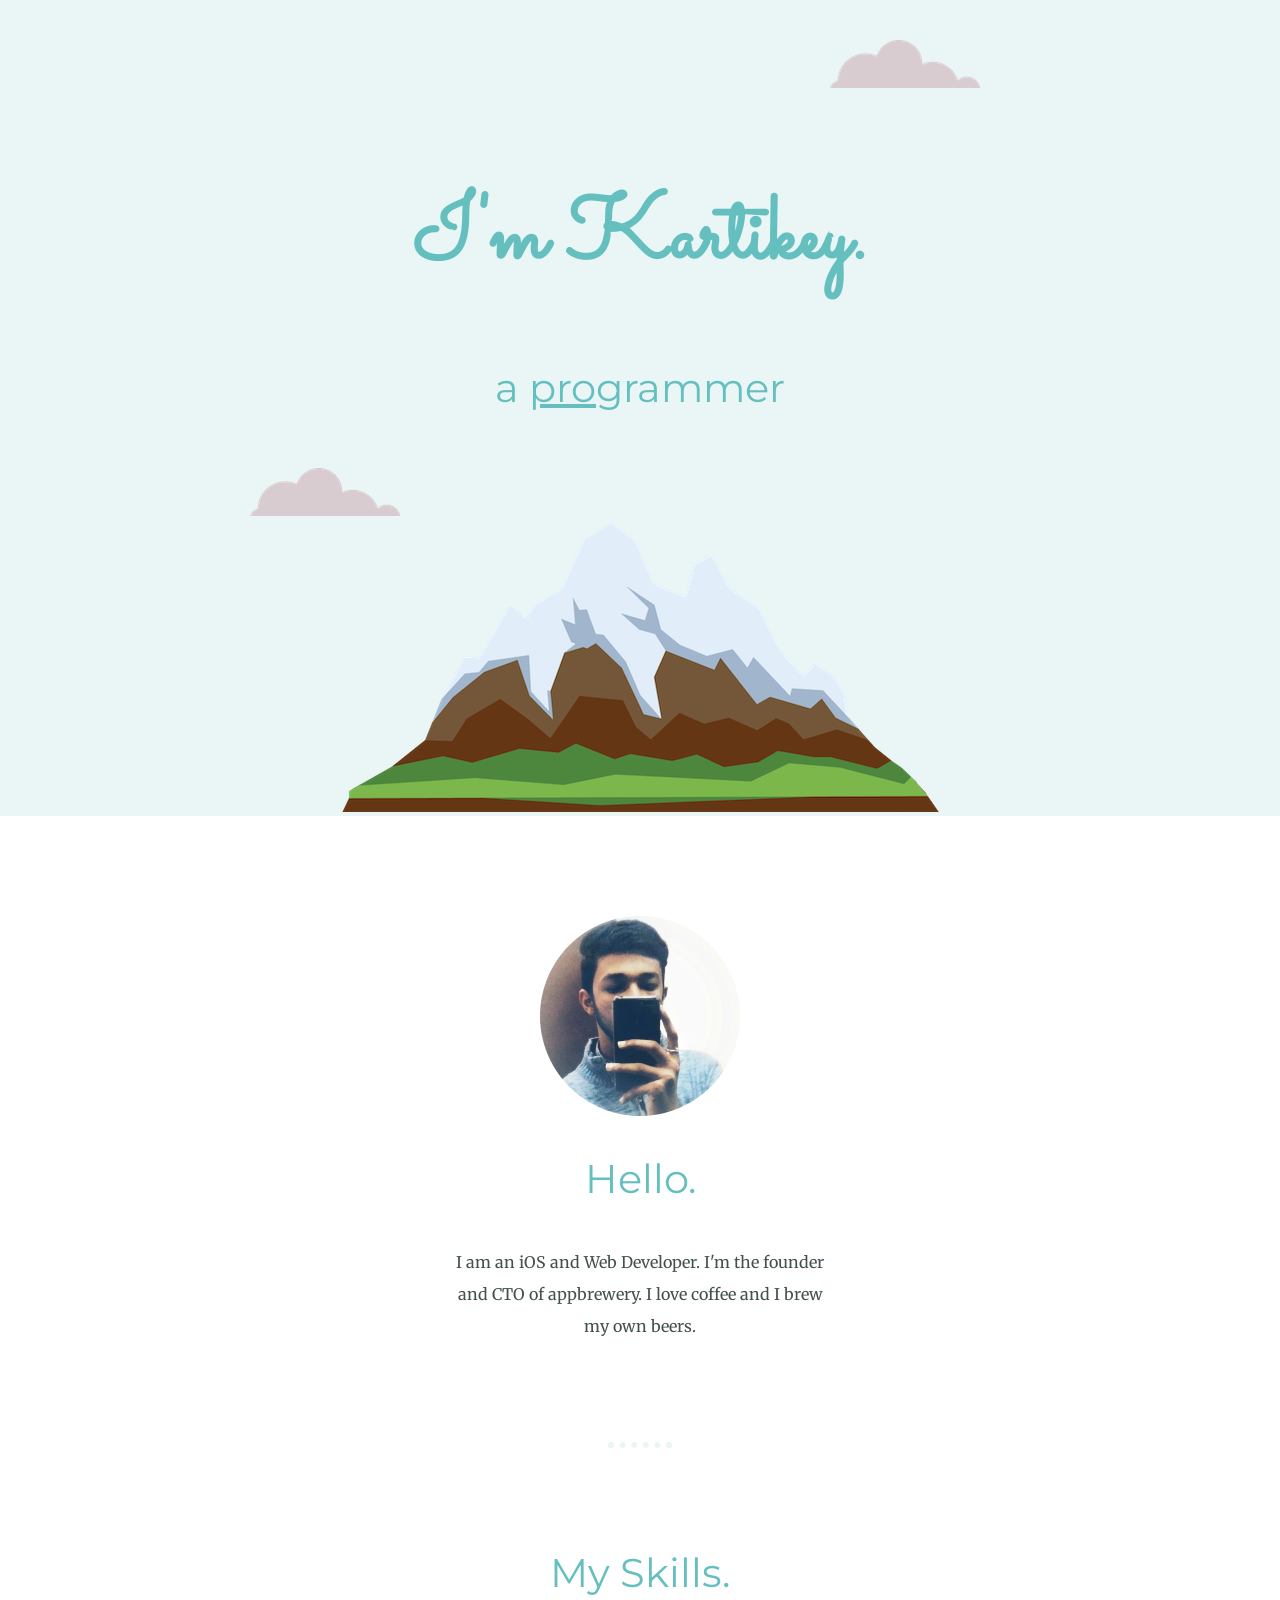
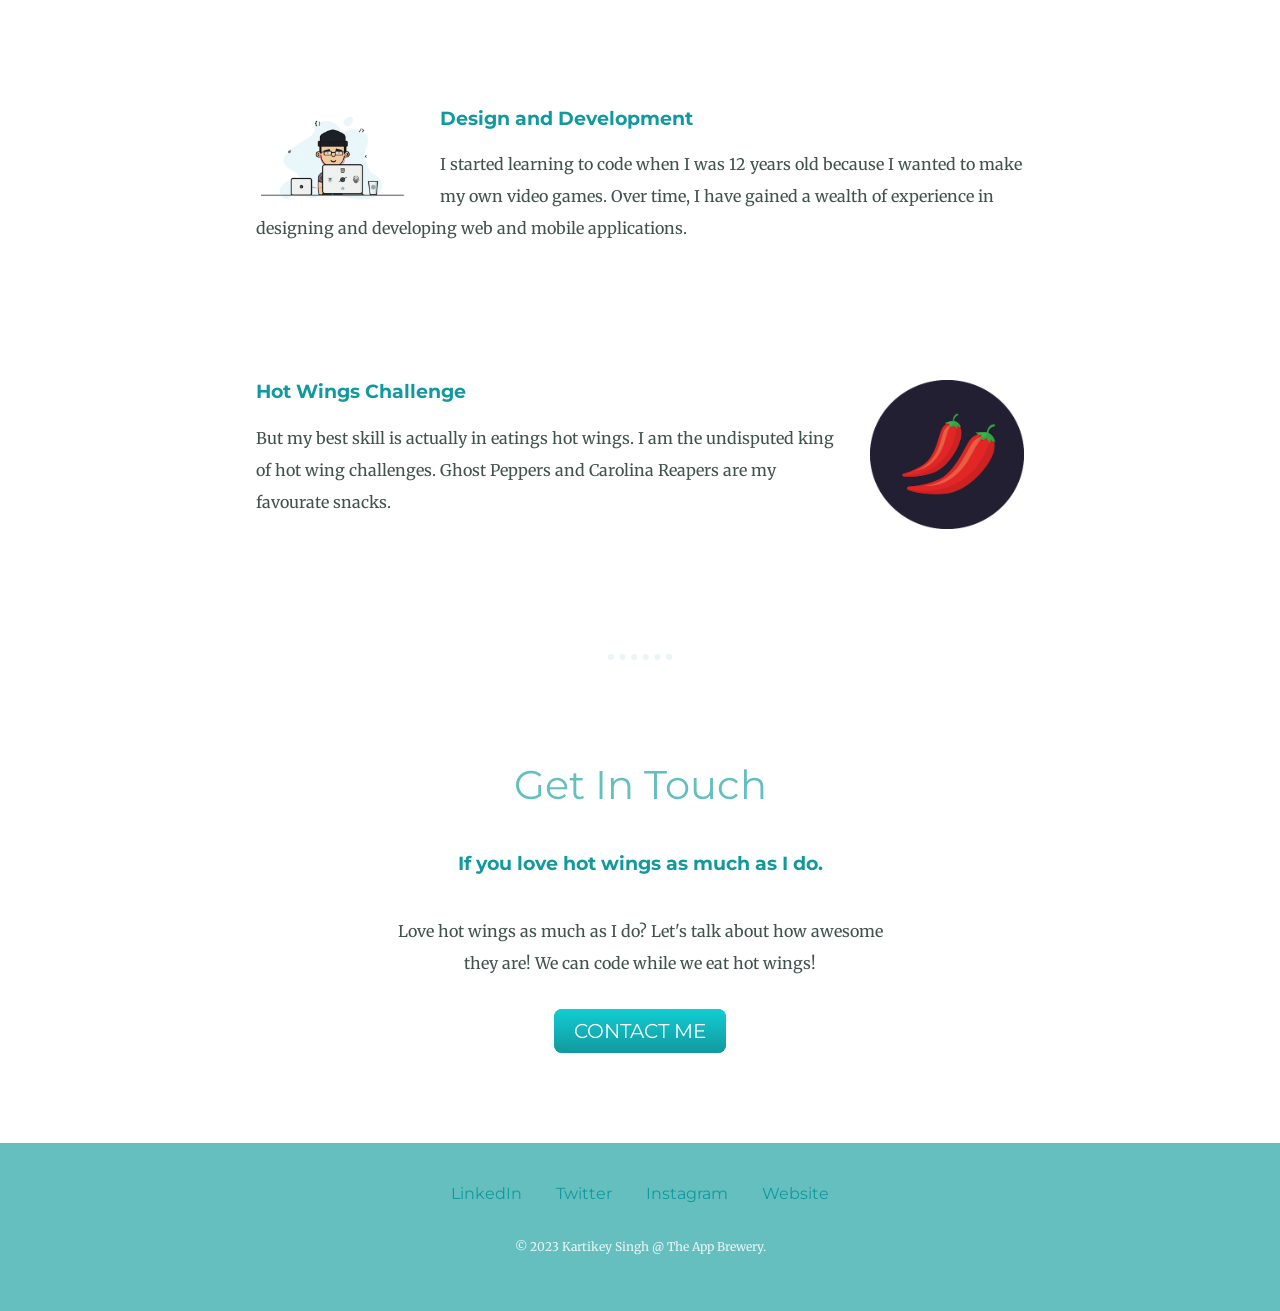
<file: index.html>
<!DOCTYPE html>
<html lang="en" dir="ltr">

<head>
  <meta charset="utf-8">
  <title>Kartikey CV</title>
  <link rel="stylesheet" href="css\styles.css">
  <link rel="icon" href="favicon.ico">
  <link href="https://fonts.googleapis.com/css2?family=Merriweather&family=Montserrat&family=Sacramento&display=swap" rel="stylesheet">

</head>

<body>

  <div class="top-container">
    <img class="top-cloud" src="images\cloud.png" alt="cloud-images">
    <h1>I'm Kartikey.</h1>
    <h2 class="programmer">a <span class="pro">pro</span>grammer</h2>
    <img class="bottom-cloud" src="images\cloud.png" alt="cloud-images">
    <img class="mountain-image" src="images\mountain.png" alt="mountain-img">

  </div>

  <div class="middle-container">
    <div class="profile">
      <img height="200px" src="images\kk.png" alt="kartik-img">
      <h2>Hello.</h2>
      <p class="intro">I am an iOS and Web Developer. I'm the founder and CTO of appbrewery. I love coffee and I brew
        my own beers.
    </div>
    <hr>
    <div class="skills">
      <h2>My Skills.</h2>
      <div class="skill-row">
        <img class="code-img" src="images\coding.gif" alt="">
        <p><h3>Design and Development</h3></p>
        <p>I started learning to code when I was 12 years old because I wanted to make my own video games. Over time, I have
        gained a wealth of experience in designing and developing web and mobile applications.</p> <br>
      </div>

      <div class="skill-row">
        <p><img class="chilli-img" src="images\chillies.png" alt=""></p>
        <h3>Hot Wings Challenge</h3>
        <p>But my best skill is actually in eatings hot wings. I am the undisputed king of hot wing challenges.
        Ghost Peppers and Carolina Reapers are my favourate snacks.</p> <br>
      </div>
    </div>

  <hr>
    <div class="contact-me">
      <h2>Get In Touch</h2>
      <h3>If you love hot wings as much as I do.</h3>
      <p class="contact-message">Love hot wings as much as I do? Let's talk about how awesome they are!
         We can code while we eat hot wings!</p>



      <a class="btn" href="mailto:name@email.com">CONTACT ME</a>
    </div>
  </div>


  <div class="bottom-container">
    <a class="footer-link" href="https://www.linkedin.com/in/thekartikey">LinkedIn</a>
    <a class="footer-link" href="https://twitter.com/kartikeyDNH">Twitter</a>
    <a class="footer-link" href="https://www.instagram.com/_kartikey_singh/">Instagram</a>
    <a class="footer-link" href="https://kartikbhaii.github.io/myprofile">Website</a>
    <p class="copyright">© 2023 Kartikey Singh @ The App Brewery.</p>
  </div>



</body>

</html>
</file>
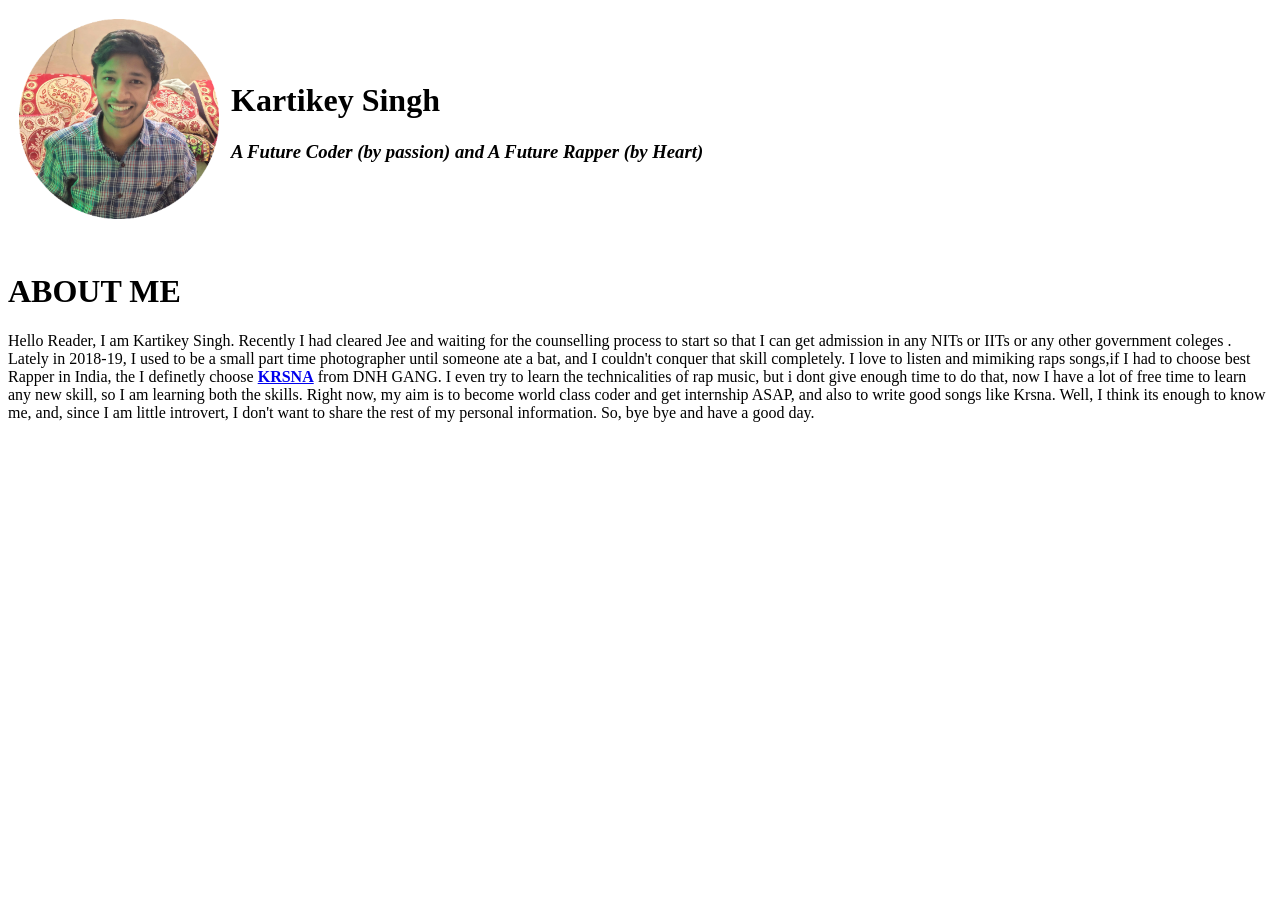
<file: About me.html>
<!DOCTYPE html>
<html lang="en" dir="ltr">
  <head>
    <meta charset="utf-8">
   
    <title>ABOUT ME</title>
    <style>
    img{ 
       height: 200px;
    }
  </style>
  </head>
  <body>
<table cellspacing="10">
  <tr>
    <td><img src="download3.png" alt="Kartikey Profile Picture"></td></td>
    <td><h1>Kartikey Singh</h1>
      <p>
      <h3>
        </p><em><strong>
            A Future Coder (by passion) and A Future Rapper (by Heart)
          </strong></em></p></p>
    </tr>
</table>
<br>
<h1>ABOUT ME</h1>
<p>
  Hello Reader, I am Kartikey Singh. Recently I had cleared Jee and waiting for the counselling
    process to start so that I can get admission in any NITs or IITs or any other government
    coleges .
    Lately in 2018-19, I used to be a small part time photographer until someone ate a bat, and I couldn't conquer that skill completely. I love to listen and
    mimiking raps songs,if I had to choose best Rapper in India, the I definetly choose <strong>
      <a href="https://www.youtube.com/channel/UChDX4wagpTQS0aTm4eyhJaw">KRSNA</a></strong> from DNH GANG.
    I even try to learn the technicalities of rap music,
    but i dont give enough time to do that, now I have a lot of free time to learn any new skill, so I am
    learning both the skills.
    Right now, my aim is to become world class coder and get internship ASAP, and also to write good songs like Krsna.
    Well, I think its enough to know me, and, since I am little introvert, I don't want to share the rest of my personal information.
    So, bye bye and have a good day.
</p>
  </body>
</html>
</file>
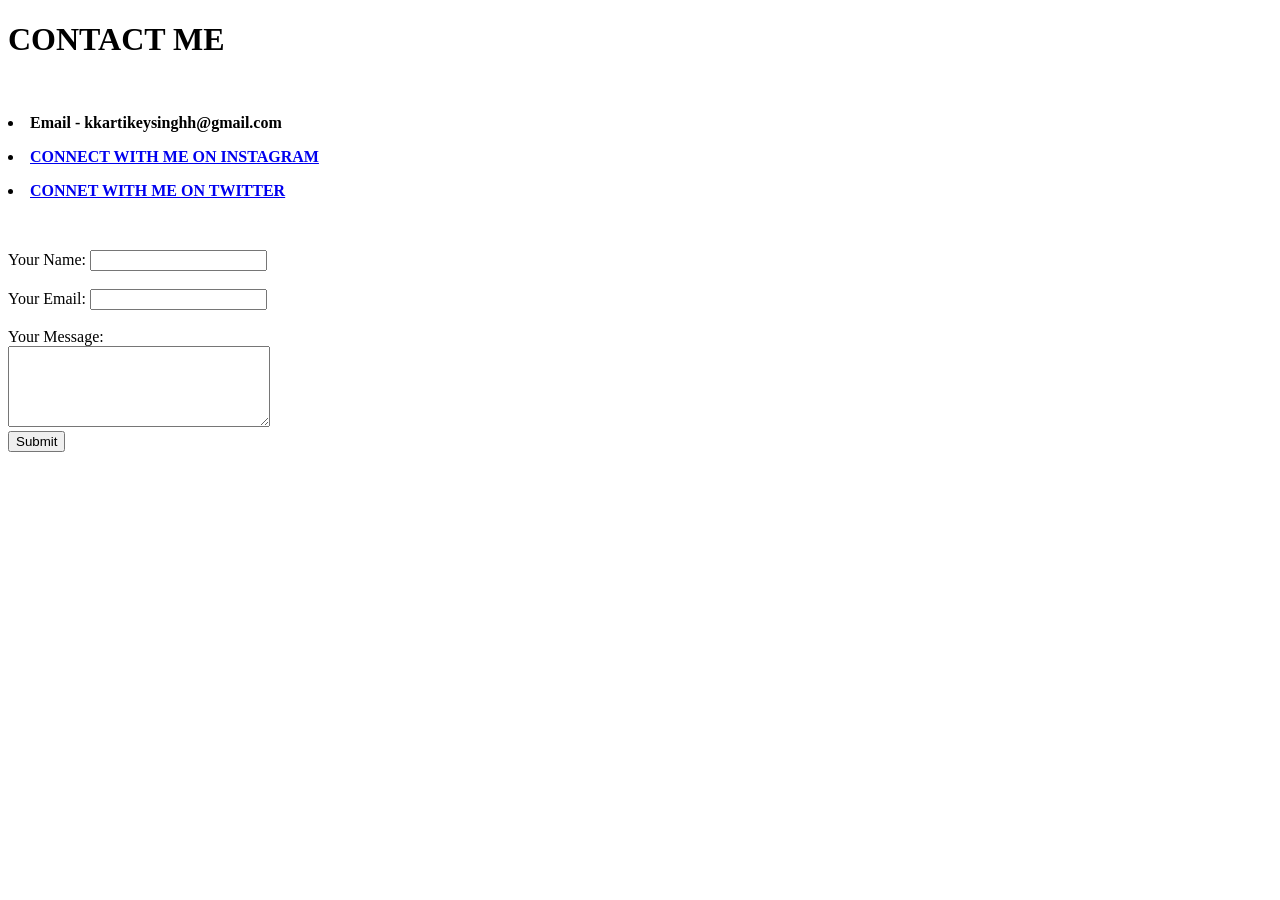
<file: CONTACT ME.html>
<!DOCTYPE html>
<html lang="en" dir="ltr">
  <head>
    <meta charset="utf-8">
    <title>CONTACT DETAILS</title>
  </head>
  <body>

<h1>CONTACT ME</h1>

<br>
    <p><li><strong> Email - kkartikeysinghh@gmail.com </li> </strong></p> 
   <p><li><strong><a href="https://www.instagram.com/_kartikey_singh/">CONNECT WITH ME ON INSTAGRAM</a> </strong></li></p>
  <p><li><strong><a href="https://twitter.com/kartikeyDNH">CONNET WITH ME ON TWITTER</a></strong></li></p>  
<br>

  <p>
      <form class="" action="mailto:kkartikeysinghh@gmail.com" method="post" enctype="text/plain">
</p>
      <label>Your Name:</label>
      <input type="text" value=""><br>
      <br>
       <label>Your Email:</label>
      <input type="email"  value=""><br>
      <br>
      <label>Your Message:</label>
      <br>
    <textarea name="name" rows="5" cols="30"></textarea>
    <br>
    <input type="submit" >



    </form>



  </body>
</html>
</file>
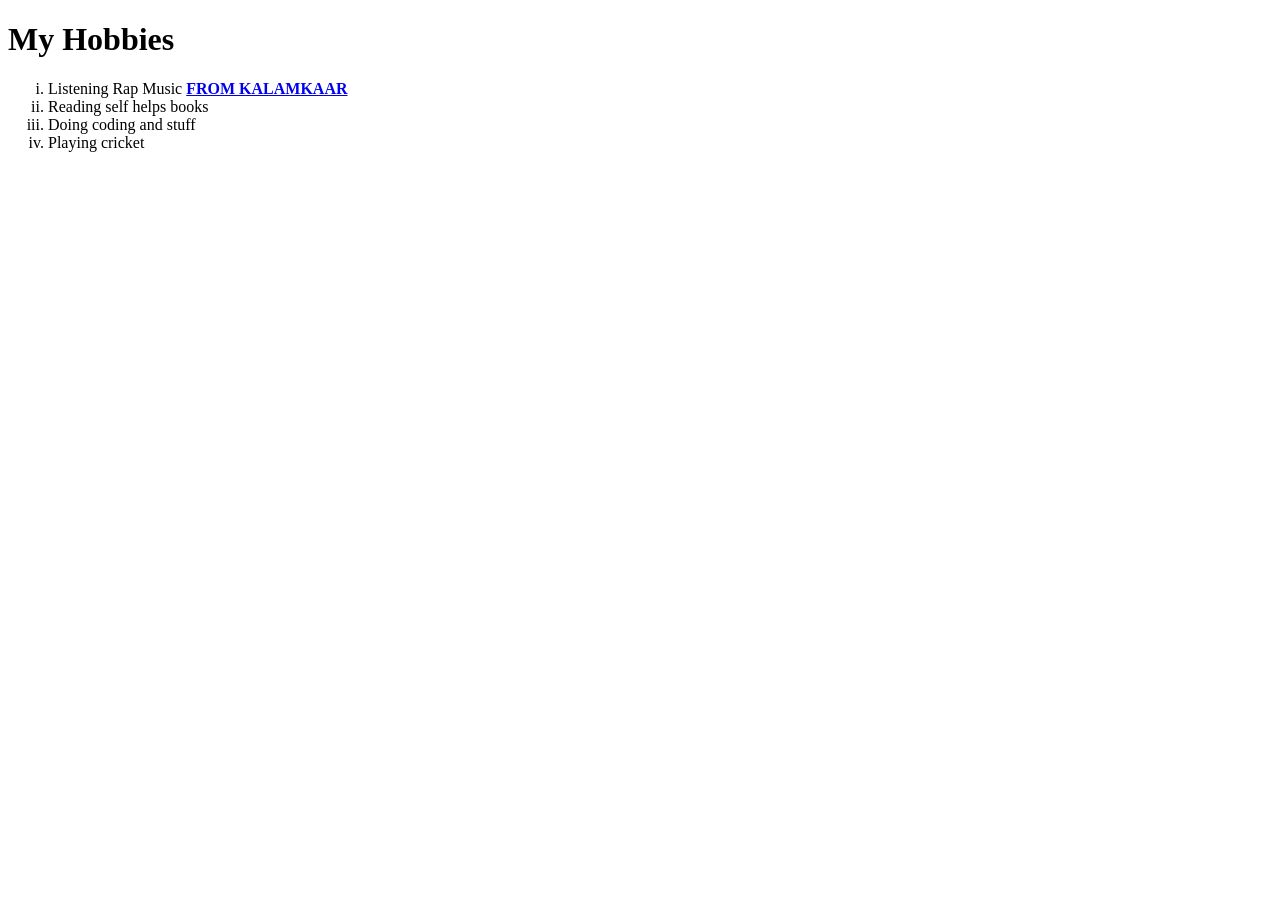
<file: hobbies.html>
<!DOCTYPE html>
<html lang="en" dir="ltr">
  <head>
    <meta charset="utf-8">
    <title>My Hobbies</title>
  </head>
  <body>
<h1>My Hobbies</h1>

    <ol type="i">

      <li>Listening Rap Music <strong><a href="https://www.youtube.com/c/Kalamkaar">FROM KALAMKAAR</a></li></strong>
      <li>Reading self helps books</li>
      <li>Doing coding and stuff</li>
      <li>Playing cricket</li>


  </body>
</html>
</file>
